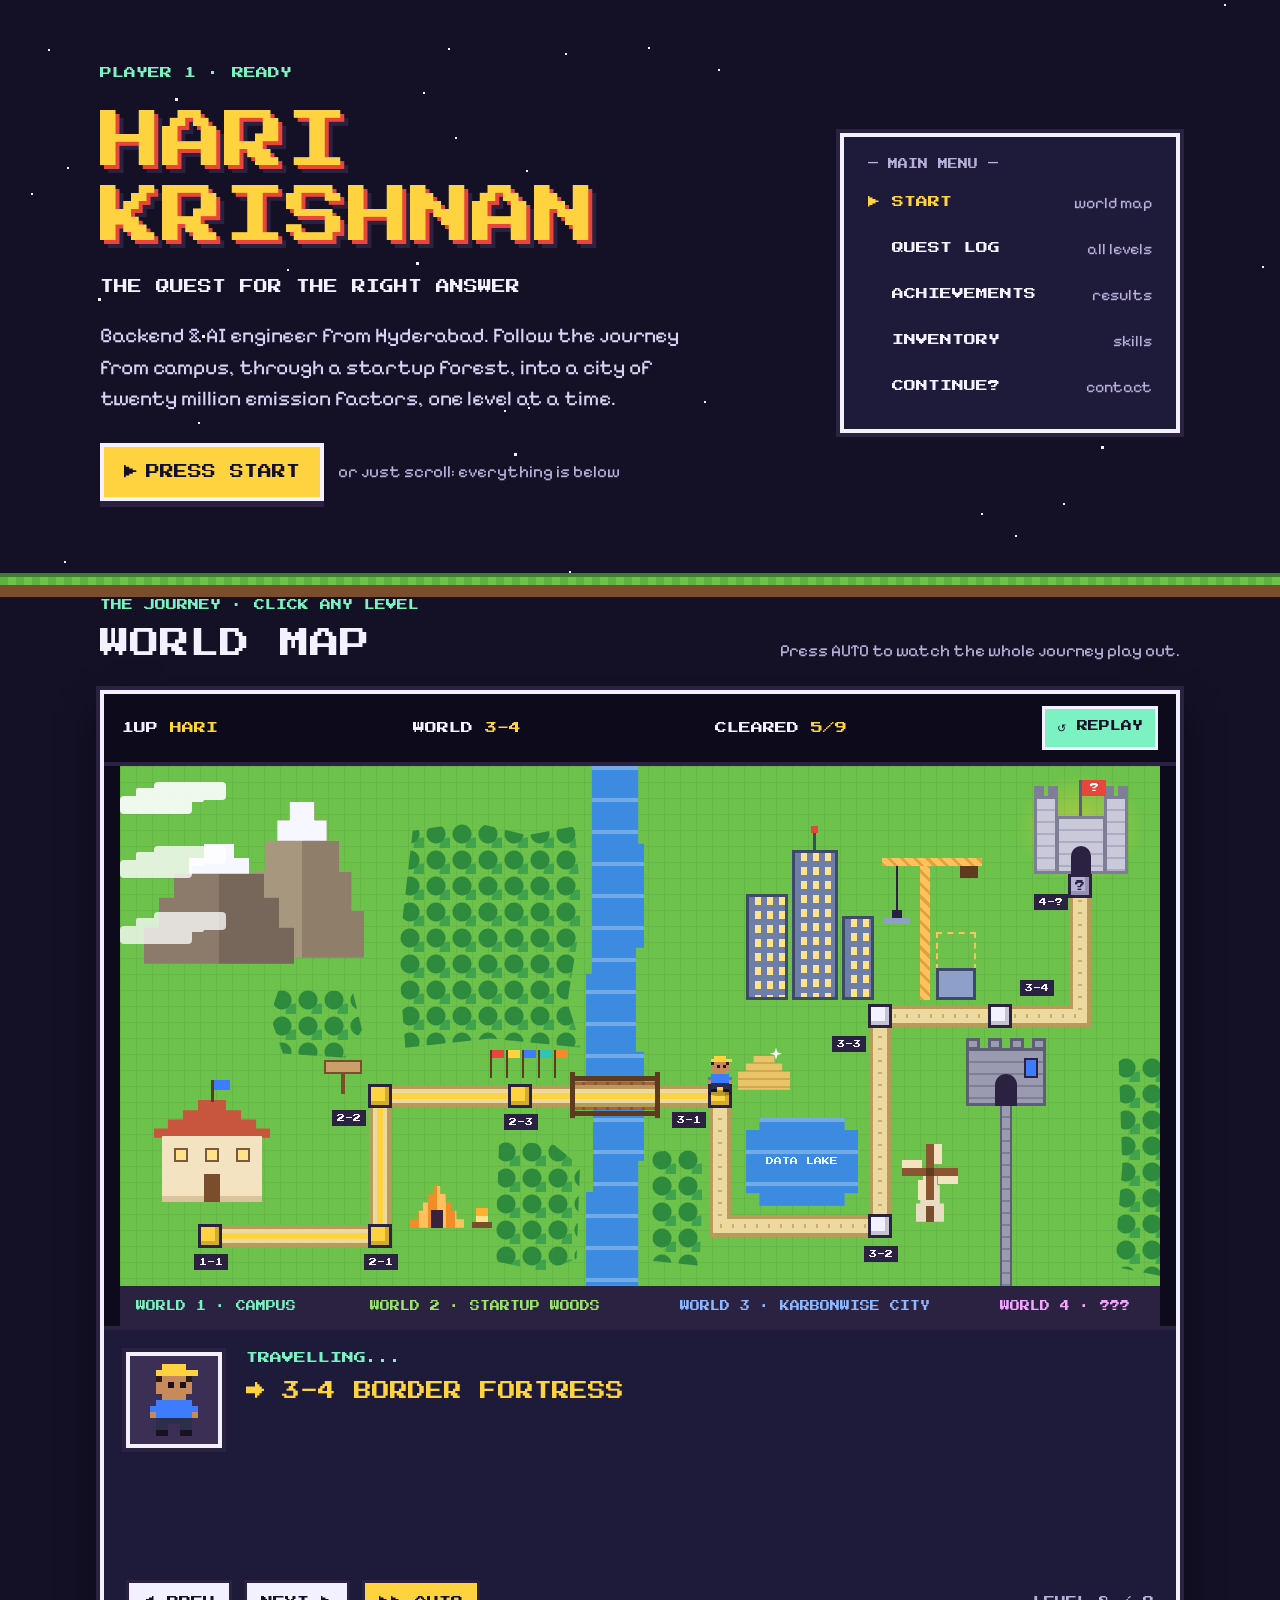
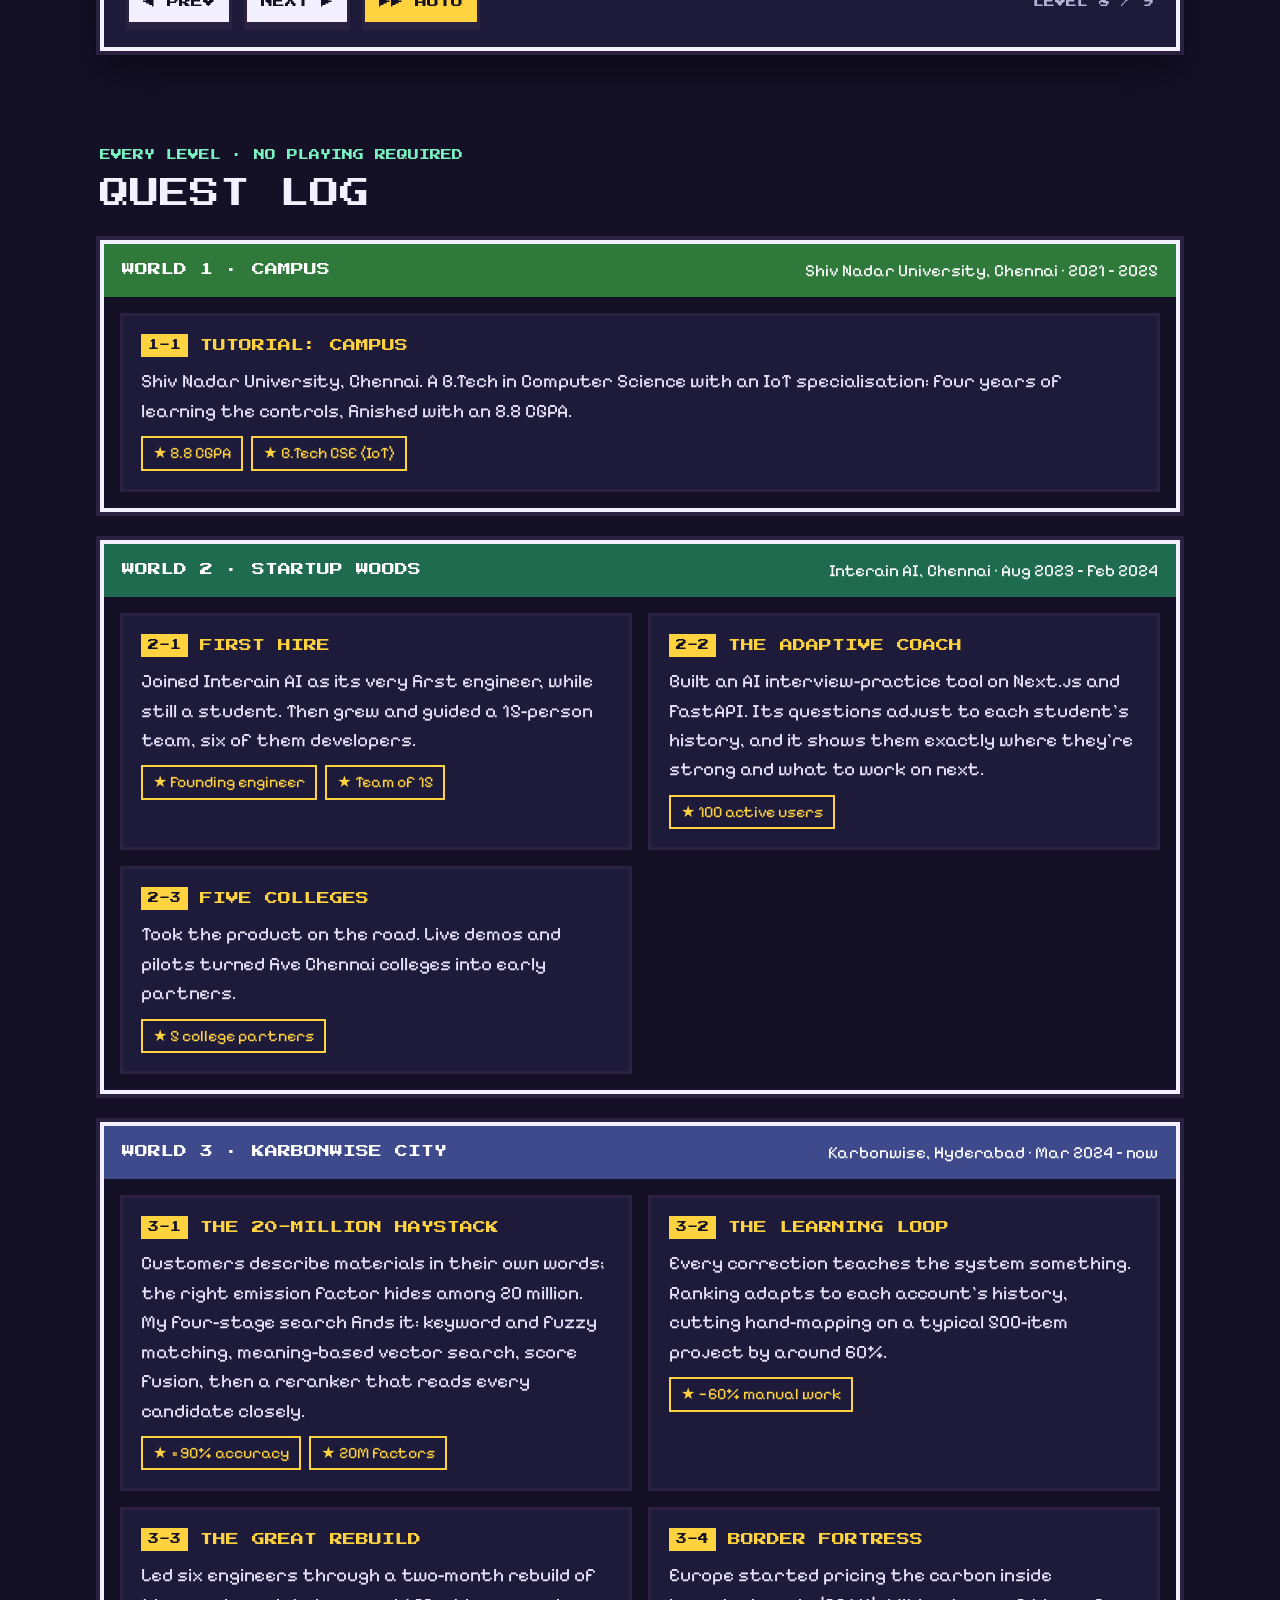
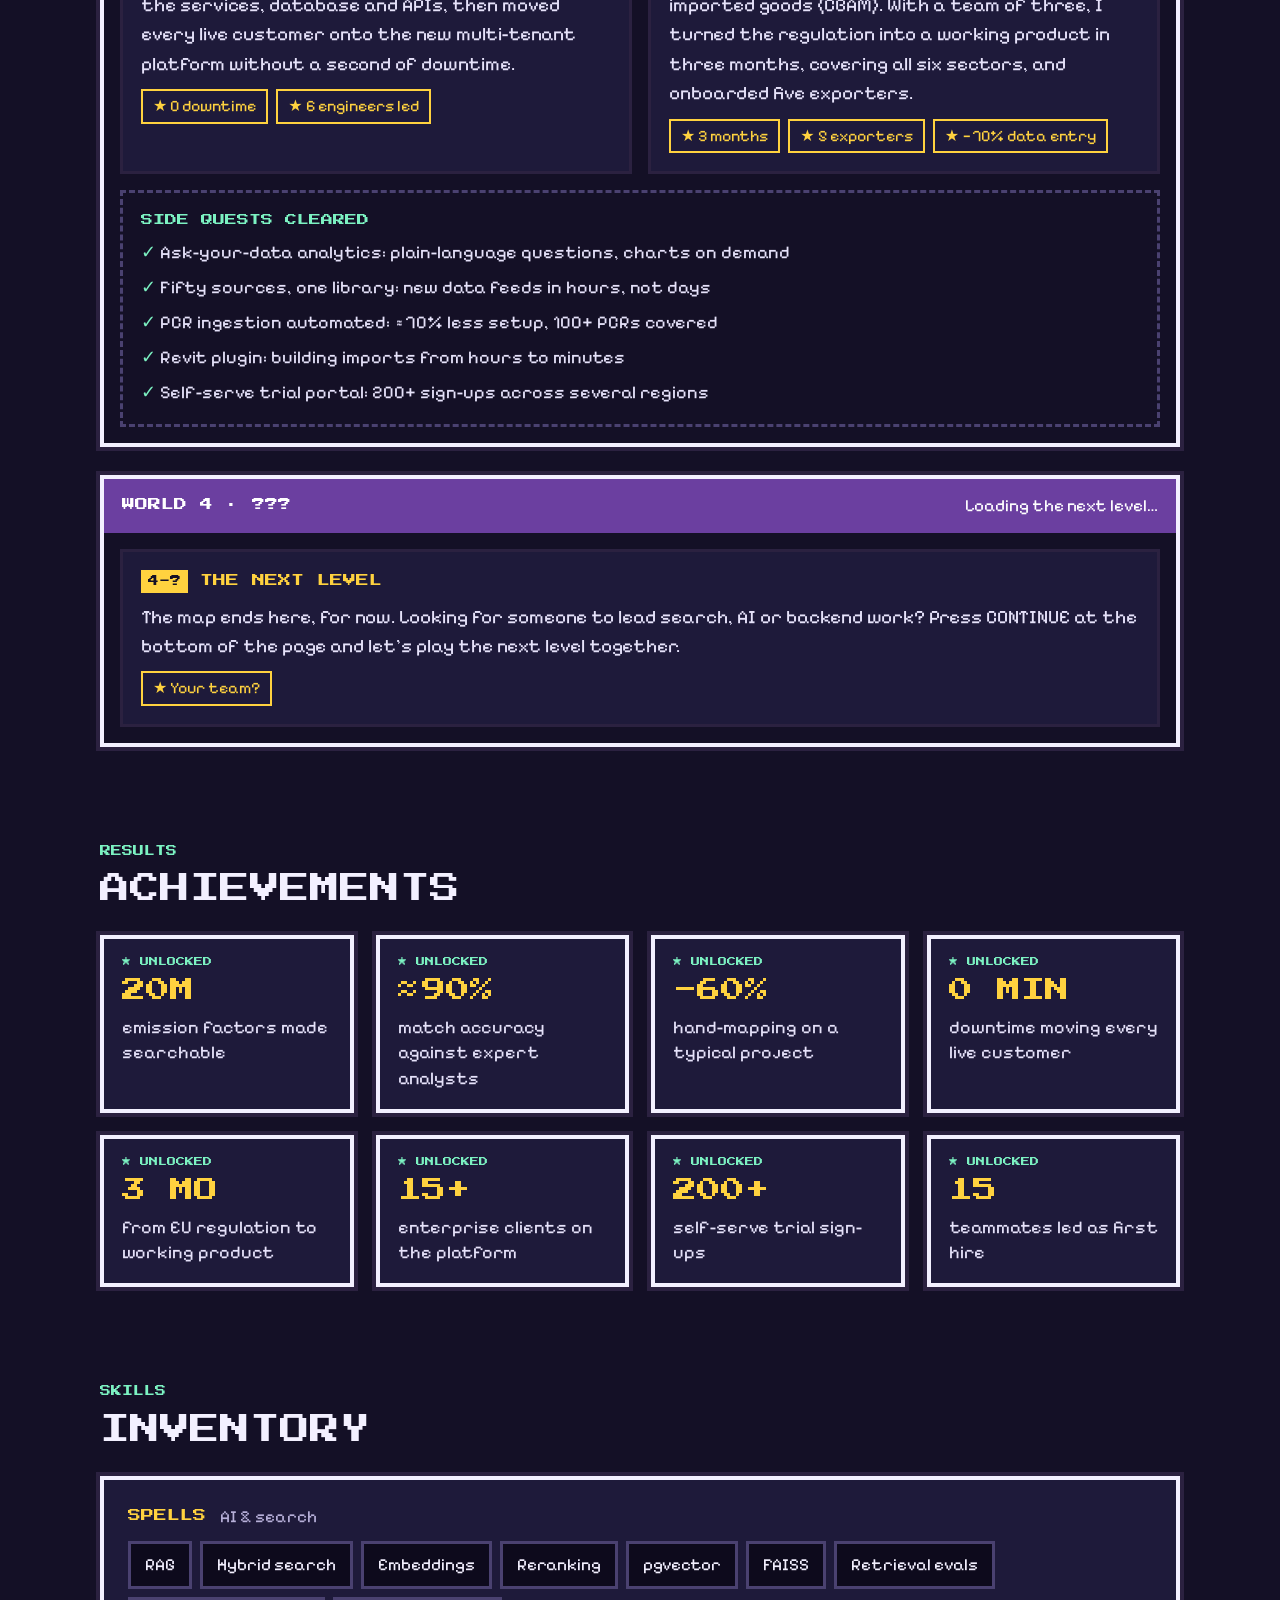
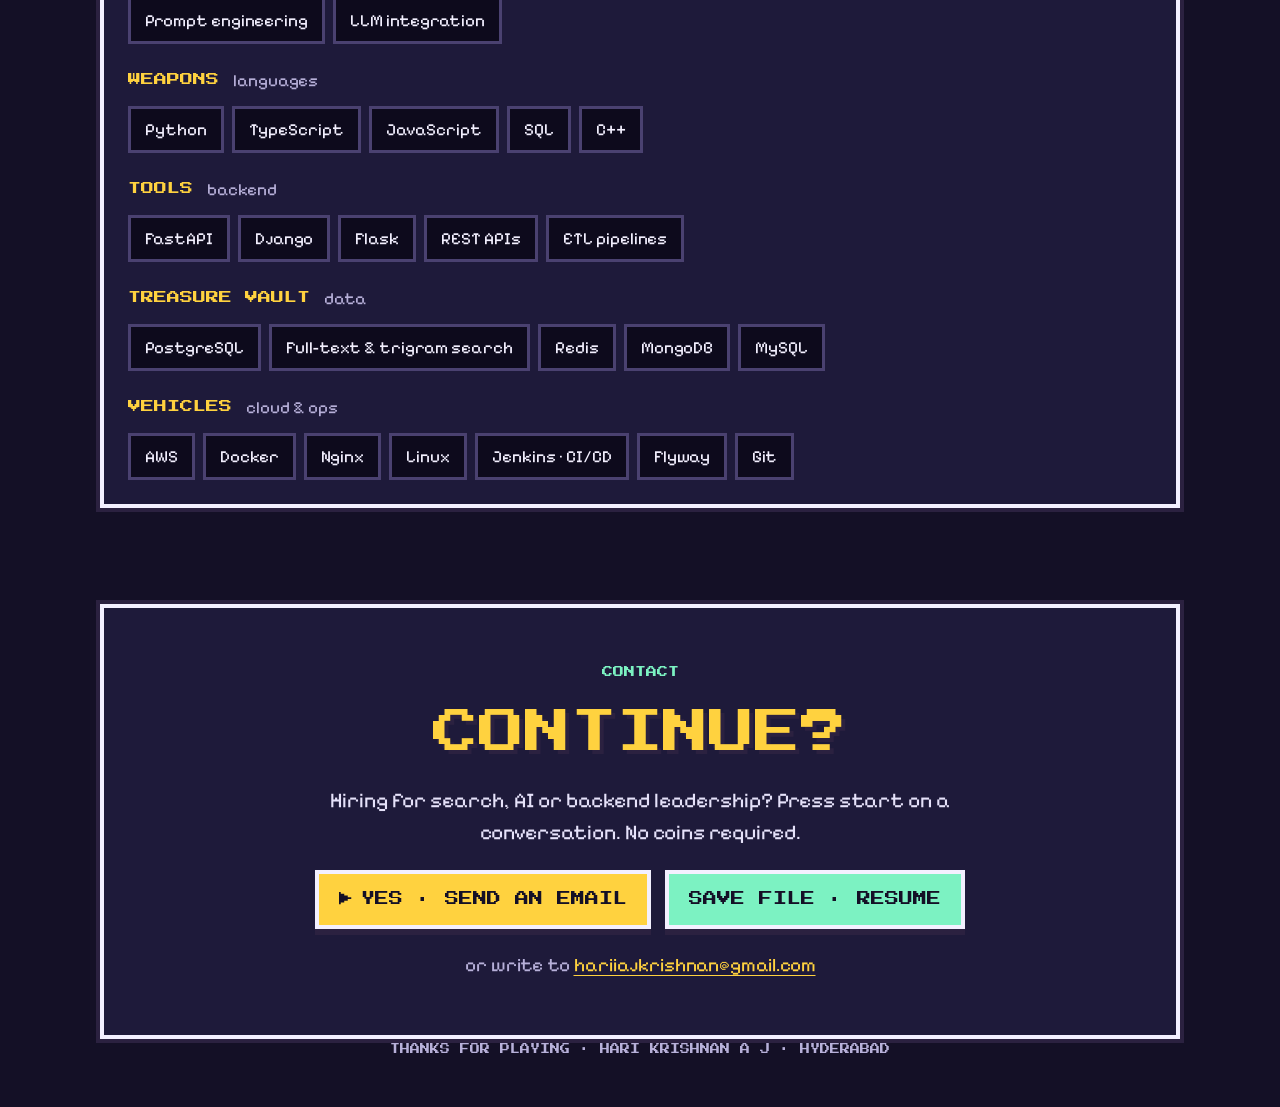
<file: index.html>
<!doctype html>
<html lang="en">
<head>
<meta charset="utf-8">
<meta name="viewport" content="width=device-width, initial-scale=1">
<title>Hari Krishnan · Backend &amp; AI Engineer</title>
<meta name="description" content="Hari Krishnan A J is a backend and AI engineer in Hyderabad who builds production search and RAG systems. Play through the journey from campus to Karbonwise.">
<meta name="author" content="Hari Krishnan A J">
<meta name="theme-color" content="#141026">
<link rel="canonical" href="https://Hari-AJ.github.io/">

<meta property="og:type" content="website">
<meta property="og:site_name" content="Hari Krishnan">
<meta property="og:title" content="Hari Krishnan · The Quest for the Right Answer">
<meta property="og:description" content="Backend &amp; AI engineer. Hybrid search over 20M emission factors at ~90% accuracy, an EU compliance product in three months, and more, as a playable world map.">
<meta property="og:url" content="https://Hari-AJ.github.io/">
<meta property="og:image" content="https://Hari-AJ.github.io/assets/og-image.png">
<meta property="og:image:width" content="1200">
<meta property="og:image:height" content="630">
<meta name="twitter:card" content="summary_large_image">

<link rel="icon" href="assets/favicon.svg" type="image/svg+xml">
<link rel="icon" href="assets/favicon-32.png" type="image/png" sizes="32x32">
<link rel="apple-touch-icon" href="assets/apple-touch-icon.png">

<link rel="preload" href="assets/fonts/press-start-2p.woff2" as="font" type="font/woff2" crossorigin>
<link rel="preload" href="assets/fonts/pixelify-sans.woff2" as="font" type="font/woff2" crossorigin>
<link rel="stylesheet" href="css/style.css">
<script>document.documentElement.classList.add("js");</script>

<script type="application/ld+json">
{
  "@context": "https://schema.org",
  "@type": "Person",
  "name": "Hari Krishnan A J",
  "jobTitle": "Backend & AI Engineer",
  "worksFor": { "@type": "Organization", "name": "Karbonwise" },
  "address": { "@type": "PostalAddress", "addressLocality": "Hyderabad", "addressCountry": "IN" },
  "alumniOf": "Shiv Nadar University Chennai",
  "url": "https://Hari-AJ.github.io/"
}
</script>
</head>
<body>
<a class="skip" href="#quests">Skip to the quest log</a>

<!-- ═════════ TITLE SCREEN ═════════ -->
<header class="title-screen">
  <div class="stars" id="stars" aria-hidden="true"></div>
  <div class="wrap title-inner">
    <div class="title-copy">
      <span class="kicker">PLAYER 1 · READY</span>
      <h1 class="title" id="title" aria-label="Hari Krishnan">HARI<br>KRISHNAN</h1>
      <span class="subtitle">THE QUEST FOR THE RIGHT ANSWER</span>
      <p class="lede">Backend &amp; AI engineer from Hyderabad. Follow the journey from campus, through a startup forest, into a city of twenty million emission factors, one level at a time.</p>
      <div class="start-row">
        <a class="btn gold big" id="press-start" href="#journey"><span class="blink" aria-hidden="true">▶</span> PRESS START</a>
        <span class="start-hint">or just scroll: everything is below</span>
      </div>
    </div>
    <nav class="menu" aria-label="Main menu">
      <span class="menu-title">— MAIN MENU —</span>
      <a href="#journey"><span class="label">START</span><span class="plain">world map</span></a>
      <a href="#quests"><span class="label">QUEST LOG</span><span class="plain">all levels</span></a>
      <a href="#achievements"><span class="label">ACHIEVEMENTS</span><span class="plain">results</span></a>
      <a href="#inventory"><span class="label">INVENTORY</span><span class="plain">skills</span></a>
      <a href="#continue"><span class="label">CONTINUE?</span><span class="plain">contact</span></a>
    </nav>
  </div>
  <div class="ground" aria-hidden="true"></div>
</header>

<main class="wrap">

  <!-- ═════════ WORLD MAP ═════════ -->
  <section id="journey" aria-labelledby="journey-title">
    <div class="section-head">
      <div>
        <span class="section-kicker">THE JOURNEY · CLICK ANY LEVEL</span>
        <h2 class="section-title" id="journey-title">WORLD MAP</h2>
      </div>
      <span class="section-note">Press AUTO to watch the whole journey play out.</span>
    </div>

    <div class="game-frame reveal">
      <div class="hud">
        <span>1UP <b>HARI</b></span>
        <span>WORLD <b id="hud-world">1-1</b></span>
        <span>CLEARED <b id="hud-cleared">1/9</b></span>
        <button class="btn mint" type="button" id="btn-replay">↺ REPLAY</button>
      </div>

      <div class="map-viewport" id="map-viewport" tabindex="0" aria-label="World map. Use the left and right arrow keys, or the level buttons, to travel between levels.">
        <div class="map-sizer" id="map-sizer">
          <div class="map" id="map">

            <div class="scenery" aria-hidden="true">
              <div class="band">
                <span style="left:16px;color:#7CF2C2">WORLD 1 · CAMPUS</span>
                <span style="left:250px;color:#9BE36A">WORLD 2 · STARTUP WOODS</span>
                <span style="left:560px;color:#8EB8FF">WORLD 3 · KARBONWISE CITY</span>
                <span style="left:880px;color:#F3A6FF">WORLD 4 · ???</span>
              </div>

              <!-- mountains -->
              <i class="px mtn" style="--x:120px;--y:36px;--w:124px;--h:156px;--c:#A8977F;--s:#8F7F6A"></i>
              <i class="px mtn" style="--x:24px;--y:78px;--w:150px;--h:120px;--c:#8C7B6B;--s:#76675A"></i>

              <!-- forests -->
              <i class="px forest" style="--x:150px;--y:222px;--w:92px;--h:70px;--clip:polygon(10% 0,90% 6%,100% 60%,82% 100%,14% 94%,0 40%)"></i>
              <i class="px forest" style="--x:278px;--y:56px;--w:184px;--h:226px;--clip:polygon(8% 4%,40% 0,70% 6%,96% 2%,100% 40%,92% 80%,100% 100%,50% 96%,4% 100%,0 60%)"></i>
              <i class="px forest" style="--x:374px;--y:374px;--w:86px;--h:132px;--clip:polygon(6% 0,70% 4%,100% 20%,96% 90%,60% 100%,0 92%,4% 40%)"></i>
              <i class="px forest" style="--x:530px;--y:382px;--w:54px;--h:118px;--clip:polygon(0 4%,100% 0,92% 100%,6% 96%)"></i>
              <i class="px forest" style="--x:994px;--y:290px;--w:46px;--h:220px;--clip:polygon(10% 0,100% 0,100% 100%,0 96%,18% 50%)"></i>

              <!-- river and data lake -->
              <i class="px water" style="--x:466px;--y:0px;--w:58px;--h:520px;--clip:polygon(10% 0,90% 0,90% 15%,100% 15%,100% 35%,86% 35%,86% 55%,100% 55%,100% 76%,90% 76%,90% 100%,0 100%,0 82%,12% 82%,12% 62%,0 62%,0 40%,10% 40%)"></i>
              <i class="px water" style="--x:626px;--y:352px;--w:112px;--h:88px;--clip:polygon(12% 0,88% 0,88% 14%,100% 14%,100% 86%,88% 86%,88% 100%,12% 100%,12% 86%,0 86%,0 14%,12% 14%)"></i>
              <span class="lake-label">DATA LAKE</span>

              <!-- 1-1 campus -->
              <i class="px stepped-roof" style="--x:34px;--y:334px;--w:116px;--h:38px;background:#C8553D"></i>
              <i class="px" style="--x:42px;--y:370px;--w:100px;--h:66px;background:#F4E3C1;box-shadow:inset 0 -6px 0 #D9C49E"></i>
              <i class="px" style="--x:54px;--y:382px;--w:14px;--h:14px;background:#FFE38A;border:2px solid #7A5A3A"></i>
              <i class="px" style="--x:85px;--y:382px;--w:14px;--h:14px;background:#FFE38A;border:2px solid #7A5A3A"></i>
              <i class="px" style="--x:116px;--y:382px;--w:14px;--h:14px;background:#FFE38A;border:2px solid #7A5A3A"></i>
              <i class="px" style="--x:84px;--y:408px;--w:16px;--h:28px;background:#7A4E2D"></i>
              <i class="px" style="--x:91px;--y:314px;--w:3px;--h:22px;background:#5E3A1E"></i>
              <i class="px wave" style="--x:94px;--y:314px;--w:16px;--h:10px;background:#3D7BFF"></i>

              <!-- 2-1 startup camp -->
              <i class="px tent" style="--x:290px;--y:420px;--w:54px;--h:42px"></i>
              <i class="px" style="--x:311px;--y:444px;--w:12px;--h:18px;background:#3B2140"></i>
              <i class="px" style="--x:352px;--y:456px;--w:20px;--h:6px;background:#7A4E2D"></i>
              <i class="px flicker" style="--x:356px;--y:442px;--w:12px;--h:14px;background:#FFB02E;box-shadow:inset 0 -6px 0 #FFE38A"></i>

              <!-- 2-2 signpost -->
              <i class="px" style="--x:221px;--y:300px;--w:4px;--h:28px;background:#7A4E2D"></i>
              <i class="px" style="--x:204px;--y:294px;--w:38px;--h:14px;background:#C9A06A;border:2px solid #7A4E2D"></i>

              <!-- 2-3 five college flags -->
              <i class="px" style="--x:370px;--y:284px;--w:2px;--h:28px;background:#5E3A1E"></i>
              <i class="px" style="--x:386px;--y:284px;--w:2px;--h:28px;background:#5E3A1E"></i>
              <i class="px" style="--x:402px;--y:284px;--w:2px;--h:28px;background:#5E3A1E"></i>
              <i class="px" style="--x:418px;--y:284px;--w:2px;--h:28px;background:#5E3A1E"></i>
              <i class="px" style="--x:434px;--y:284px;--w:2px;--h:28px;background:#5E3A1E"></i>
              <i class="px wave" style="--x:372px;--y:284px;--w:12px;--h:8px;background:#E8453C"></i>
              <i class="px wave" style="--x:388px;--y:284px;--w:12px;--h:8px;background:#FFD23F;animation-delay:.2s"></i>
              <i class="px wave" style="--x:404px;--y:284px;--w:12px;--h:8px;background:#3D7BFF;animation-delay:.4s"></i>
              <i class="px wave" style="--x:420px;--y:284px;--w:12px;--h:8px;background:#2EC4B6;animation-delay:.6s"></i>
              <i class="px wave" style="--x:436px;--y:284px;--w:12px;--h:8px;background:#F28C28;animation-delay:.8s"></i>

              <!-- 3-1 the haystack, with a glinting needle -->
              <i class="px hay" style="--x:618px;--y:290px;--w:52px;--h:34px"></i>
              <i class="px star4 sparkle" style="--x:650px;--y:282px;--w:12px;--h:12px"></i>

              <!-- 3-2 the learning loop windmill -->
              <i class="px mill" style="--x:796px;--y:404px;--w:28px;--h:52px"></i>
              <i class="px" style="--x:806px;--y:440px;--w:8px;--h:16px;background:#7A4E2D"></i>
              <div class="px blades spin" style="--x:782px;--y:378px;--w:56px;--h:56px">
                <i class="px" style="--x:0px;--y:24px;--w:56px;--h:8px;background:#8A5530"></i>
                <i class="px" style="--x:24px;--y:0px;--w:8px;--h:56px;background:#8A5530"></i>
                <i class="px" style="--x:0px;--y:16px;--w:20px;--h:8px;background:#F4E3C1"></i>
                <i class="px" style="--x:36px;--y:32px;--w:20px;--h:8px;background:#F4E3C1"></i>
                <i class="px" style="--x:32px;--y:0px;--w:8px;--h:20px;background:#F4E3C1"></i>
                <i class="px" style="--x:16px;--y:36px;--w:8px;--h:20px;background:#F4E3C1"></i>
              </div>
              <i class="px" style="--x:806px;--y:402px;--w:8px;--h:8px;background:#5E3A1E"></i>

              <!-- city -->
              <i class="px tower" style="--x:626px;--y:128px;--w:42px;--h:106px"></i>
              <i class="px tower" style="--x:672px;--y:84px;--w:46px;--h:150px"></i>
              <i class="px tower" style="--x:722px;--y:150px;--w:32px;--h:84px"></i>
              <i class="px" style="--x:693px;--y:64px;--w:3px;--h:20px;background:#3F4A6B"></i>
              <i class="px blink" style="--x:691px;--y:60px;--w:7px;--h:7px;background:#E8453C"></i>

              <!-- 3-3 the great rebuild: crane and scaffolding -->
              <i class="px girder" style="--x:800px;--y:96px;--w:10px;--h:138px"></i>
              <i class="px girder" style="--x:762px;--y:92px;--w:100px;--h:8px"></i>
              <i class="px" style="--x:840px;--y:100px;--w:18px;--h:12px;background:#5E3A1E"></i>
              <div class="px hoist" style="--x:772px;--y:100px;--w:10px;--h:60px">
                <i class="px" style="--x:4px;--y:0px;--w:2px;--h:44px;background:#2B2140"></i>
                <i class="px" style="--x:0px;--y:44px;--w:10px;--h:8px;background:#2B2140"></i>
                <i class="px" style="--x:-8px;--y:52px;--w:26px;--h:6px;background:#8EA0C9"></i>
              </div>
              <i class="px" style="--x:816px;--y:166px;--w:40px;--h:38px;border:2px dashed #FFC15E"></i>
              <i class="px" style="--x:816px;--y:202px;--w:40px;--h:32px;background:#8EA0C9;border:3px solid #3F4A6B"></i>

              <!-- 3-4 border fortress -->
              <i class="px stone" style="--x:846px;--y:282px;--w:80px;--h:58px"></i>
              <i class="px stone" style="--x:846px;--y:272px;--w:14px;--h:12px;background-image:none"></i>
              <i class="px stone" style="--x:868px;--y:272px;--w:14px;--h:12px;background-image:none"></i>
              <i class="px stone" style="--x:890px;--y:272px;--w:14px;--h:12px;background-image:none"></i>
              <i class="px stone" style="--x:912px;--y:272px;--w:14px;--h:12px;background-image:none"></i>
              <i class="px" style="--x:875px;--y:308px;--w:22px;--h:32px;background:#2B2140;border-radius:11px 11px 0 0"></i>
              <i class="px" style="--x:904px;--y:292px;--w:14px;--h:20px;background:#3D7BFF;border:2px solid #2B2140"></i>
              <i class="px stone" style="--x:880px;--y:340px;--w:12px;--h:180px;border-width:0 2px"></i>

              <!-- 4-? the next level -->
              <i class="px glow" style="--x:896px;--y:6px;--w:128px;--h:112px;background:radial-gradient(closest-side,rgba(255,210,63,.45),rgba(255,210,63,0))"></i>
              <i class="px stone light" style="--x:914px;--y:30px;--w:24px;--h:78px"></i>
              <i class="px stone light" style="--x:984px;--y:30px;--w:24px;--h:78px"></i>
              <i class="px stone light" style="--x:936px;--y:50px;--w:50px;--h:58px"></i>
              <i class="px" style="--x:914px;--y:20px;--w:10px;--h:12px;background:#7E7E96"></i>
              <i class="px" style="--x:928px;--y:20px;--w:10px;--h:12px;background:#7E7E96"></i>
              <i class="px" style="--x:984px;--y:20px;--w:10px;--h:12px;background:#7E7E96"></i>
              <i class="px" style="--x:998px;--y:20px;--w:10px;--h:12px;background:#7E7E96"></i>
              <i class="px" style="--x:951px;--y:80px;--w:20px;--h:28px;background:#2B2140;border-radius:10px 10px 0 0"></i>
              <i class="px" style="--x:959px;--y:14px;--w:3px;--h:36px;background:#5E5E76"></i>
              <i class="px wave" style="--x:962px;--y:14px;--w:24px;--h:16px;background:#E8453C;color:#FFFFFF;font:9px/16px var(--pixel);text-align:center;font-style:normal">?</i>

              <!-- bridge deck (under the road) -->
              <i class="px" style="--x:450px;--y:316px;--w:90px;--h:28px;background:repeating-linear-gradient(90deg,#8A5530 0 3px,#A0683A 3px 12px)"></i>
            </div>

            <svg class="road" width="1040" height="520" viewBox="0 0 1040 520" aria-hidden="true">
              <path d="M 90 470 L 260 470 L 260 330 L 400 330 L 600 330 L 600 460 L 760 460 L 760 250 L 880 250 L 960 250 L 960 120" stroke="#B89A5A" stroke-width="22" stroke-linejoin="miter" stroke-linecap="square"/>
              <path d="M 90 470 L 260 470 L 260 330 L 400 330 L 600 330 L 600 460 L 760 460 L 760 250 L 880 250 L 960 250 L 960 120" stroke="#EBD9A0" stroke-width="14" stroke-linejoin="miter" stroke-linecap="square"/>
              <path d="M 90 470 L 260 470 L 260 330 L 400 330 L 600 330 L 600 460 L 760 460 L 760 250 L 880 250 L 960 250 L 960 120" stroke="#C9AE6E" stroke-width="4" stroke-dasharray="2 10"/>
              <path class="trail" id="trail" pathLength="1000" d="M 90 470 L 260 470 L 260 330 L 400 330 L 600 330 L 600 460 L 760 460 L 760 250 L 880 250 L 960 250 L 960 120" stroke-linejoin="miter"/>
            </svg>

            <div class="scenery" aria-hidden="true">
              <!-- bridge rails (over the road) -->
              <i class="px" style="--x:450px;--y:310px;--w:90px;--h:5px;background:#5E3A1E"></i>
              <i class="px" style="--x:450px;--y:345px;--w:90px;--h:5px;background:#5E3A1E"></i>
              <i class="px" style="--x:450px;--y:306px;--w:5px;--h:46px;background:#5E3A1E"></i>
              <i class="px" style="--x:535px;--y:306px;--w:5px;--h:46px;background:#5E3A1E"></i>
              <!-- drifting clouds -->
              <i class="cloud" style="top:30px;opacity:.9;animation-delay:-6s"></i>
              <i class="cloud" style="top:94px;opacity:.8;animation-duration:60s;animation-delay:-30s"></i>
              <i class="cloud" style="top:160px;opacity:.75;animation-duration:52s;animation-delay:-18s"></i>
            </div>

            <div id="stops"></div>
          </div>
        </div>
      </div>

      <div class="dialog">
        <div class="portrait" aria-hidden="true"><span class="sprite" id="portrait-sprite"></span></div>
        <div class="dialog-body" id="dialog-body" title="Click to skip the typing">
          <p class="sr-only" aria-live="polite" id="dlg-live"></p>
          <div class="dlg-travel" id="dlg-travel" hidden aria-hidden="true">
            <span class="dlg-travel-label">TRAVELLING<span class="blink">...</span></span>
            <span class="dlg-travel-to" id="dlg-travel-to"></span>
          </div>
          <div class="dlg-main" id="dlg-main" aria-hidden="true">
            <span class="dlg-meta" id="dlg-meta"></span>
            <h3 class="dlg-title" id="dlg-title"></h3>
            <p class="dlg-text" id="dlg-text"></p>
            <div class="loot" id="dlg-loot"></div>
          </div>
        </div>
        <div class="dialog-controls">
          <div class="buttons">
            <button class="btn" type="button" id="btn-prev">◀ PREV</button>
            <button class="btn" type="button" id="btn-next">NEXT ▶</button>
            <button class="btn gold" type="button" id="btn-auto">▶▶ AUTO</button>
          </div>
          <span class="progress" id="progress">LEVEL 1 / 9</span>
        </div>
      </div>
    </div>
  </section>

  <!-- ═════════ QUEST LOG ═════════ -->
  <section id="quests" aria-labelledby="quests-title">
    <div class="section-head">
      <div>
        <span class="section-kicker">EVERY LEVEL · NO PLAYING REQUIRED</span>
        <h2 class="section-title" id="quests-title">QUEST LOG</h2>
      </div>
    </div>
    <div class="quest-log" id="quest-log"></div>
  </section>

  <!-- ═════════ ACHIEVEMENTS ═════════ -->
  <section id="achievements" aria-labelledby="ach-title">
    <div class="section-head">
      <div>
        <span class="section-kicker">RESULTS</span>
        <h2 class="section-title" id="ach-title">ACHIEVEMENTS</h2>
      </div>
    </div>
    <div class="achievements" id="achievement-grid"></div>
  </section>

  <!-- ═════════ INVENTORY ═════════ -->
  <section id="inventory" aria-labelledby="inv-title">
    <div class="section-head">
      <div>
        <span class="section-kicker">SKILLS</span>
        <h2 class="section-title" id="inv-title">INVENTORY</h2>
      </div>
    </div>
    <div class="inventory reveal" id="inventory-panel"></div>
  </section>

  <!-- ═════════ CONTINUE? ═════════ -->
  <section id="continue" class="continue reveal" aria-labelledby="continue-title">
    <span class="section-kicker">CONTACT</span>
    <h2 id="continue-title">CONTINUE?</h2>
    <p>Hiring for search, AI or backend leadership? Press start on a conversation. No coins required.</p>
    <div class="continue-buttons">
      <a class="btn gold big" id="email-btn" href="#continue"><span class="blink" aria-hidden="true">▶</span> YES · SEND AN EMAIL</a>
      <a class="btn mint big" id="resume-btn" href="assets/Hari-Krishnan-Resume.pdf" download>SAVE FILE · RESUME</a>
    </div>
    <span class="email" id="email-line"></span>
    <noscript><p>Email: hariiajkrishnan [at] gmail [dot] com</p></noscript>
  </section>

</main>

<footer class="site-footer">THANKS FOR PLAYING · HARI KRISHNAN A J · HYDERABAD</footer>

<script src="js/content.js"></script>
<script src="js/main.js"></script>
</body>
</html>
</file>
<file: css/style.css>
/* ==========================================================
   Hari Krishnan · Pixel Quest portfolio
   Plain CSS, no build step. Sections:
   1 tokens & base   2 title screen   3 buttons & headings
   4 game frame (HUD, map, scenery, stops, avatar, dialog)
   5 quest log   6 achievements   7 inventory   8 continue
   9 footer & 404   10 motion & reveal   11 small screens
   ========================================================== */

/* 1 ─ tokens & base ------------------------------------------------ */
/* Fonts are self-hosted (SIL OFL, licences in assets/fonts): no third-party requests. */
@font-face {
  font-family: "Press Start 2P";
  src: url("../assets/fonts/press-start-2p.woff2") format("woff2");
  font-weight: 400;
  font-style: normal;
  font-display: swap;
}
@font-face {
  font-family: "Pixelify Sans";
  src: url("../assets/fonts/pixelify-sans.woff2") format("woff2");
  font-weight: 400 700;
  font-style: normal;
  font-display: swap;
}

:root {
  --ink: #141026;
  --deep: #0D0A1C;
  --panel: #1E1A3A;
  --line: #2B2140;
  --slot: #4A4170;
  --text: #F3F0FF;
  --soft: #E6E2FA;
  --muted: #B7B0D9;
  --gold: #FFD23F;
  --mint: #7CF2C2;
  --red: #E8453C;
  --pixel: "Press Start 2P", ui-monospace, monospace;
  --body: "Pixelify Sans", system-ui, -apple-system, "Segoe UI", sans-serif;
}

*, *::before, *::after { box-sizing: border-box; }
[hidden] { display: none !important; }
html { scroll-behavior: smooth; -webkit-text-size-adjust: 100%; }
body {
  margin: 0;
  background: var(--ink);
  color: var(--text);
  font-family: var(--body);
  font-size: 18px;
  line-height: 1.5;
}
a { color: var(--text); text-decoration: none; }
a:hover { color: var(--gold); }
button { font: inherit; }
img { max-width: 100%; }
a:focus-visible, button:focus-visible, [tabindex]:focus-visible {
  outline: 3px solid var(--mint);
  outline-offset: 3px;
}
.sr-only {
  position: absolute; width: 1px; height: 1px; padding: 0; margin: -1px;
  overflow: hidden; clip: rect(0 0 0 0); white-space: nowrap; border: 0;
}
.skip {
  position: absolute; left: 12px; top: -60px; z-index: 50;
  background: var(--gold); color: var(--ink); padding: 10px 14px;
  font: 11px var(--pixel);
}
.skip:focus { top: 12px; color: var(--ink); }
.pixel { font-family: var(--pixel); font-weight: 400; }
.wrap { max-width: 1160px; margin: 0 auto; padding: 0 40px; }

/* 2 ─ title screen ------------------------------------------------- */
.title-screen { position: relative; overflow: hidden; background: var(--ink); }
.stars { position: absolute; inset: 0; pointer-events: none; }
.star { position: absolute; background: var(--text); animation: twinkle 2.6s ease-in-out infinite; }
.title-inner {
  position: relative;
  display: flex; flex-wrap: wrap; align-items: center; justify-content: space-between;
  gap: 48px;
  padding-top: 64px; padding-bottom: 72px;
}
.title-copy { flex: 1 1 560px; min-width: 0; display: flex; flex-direction: column; gap: 22px; }
.kicker { font: 12px/1.6 var(--pixel); color: var(--mint); }
.title {
  margin: 0;
  font: 400 clamp(32px, 5.2vw, 62px)/1.2 var(--pixel);
  color: var(--gold);
  text-shadow: 4px 4px 0 var(--red), 8px 8px 0 var(--line);
}
.title .drop { display: inline-block; animation: dropIn .55s cubic-bezier(.3, 1.5, .5, 1) backwards; }
.subtitle { font: 14px/1.6 var(--pixel); }
.lede { margin: 0; font-size: 21px; color: #D9D4F5; max-width: 600px; }
.start-row { display: flex; flex-wrap: wrap; align-items: center; gap: 14px; padding-top: 6px; }
.start-hint { font-size: 17px; color: var(--muted); }

.menu {
  flex: 0 1 340px; min-width: 0;
  background: var(--panel);
  border: 4px solid var(--text);
  box-shadow: 0 0 0 4px var(--line);
  padding: 22px 24px;
  display: flex; flex-direction: column; gap: 6px;
}
.menu-title { font: 10px var(--pixel); color: var(--muted); padding-bottom: 8px; }
.menu a {
  display: flex; justify-content: space-between; align-items: baseline; gap: 12px;
  padding: 8px 0;
}
.menu .label { font: 12px/1.4 var(--pixel); }
.menu .label::before { content: "▶ "; visibility: hidden; color: var(--gold); }
.menu a:hover .label, .menu a:focus-visible .label { color: var(--gold); }
.menu a:hover .label::before, .menu a:focus-visible .label::before,
.menu a:first-of-type .label::before { visibility: visible; }
.menu a:first-of-type .label { color: var(--gold); }
.menu a:first-of-type .label::before { animation: blink 1.1s steps(1) infinite; }
.menu .plain { font-size: 16px; color: var(--muted); }

.ground {
  height: 24px;
  background-color: #6CC24A;
  background-image: linear-gradient(90deg, #5FB042 0 8px, transparent 8px 16px);
  background-size: 16px 100%;
  border-top: 4px solid #3E7D2C;
  border-bottom: 12px solid #7A4E2D;
}

/* 3 ─ buttons & section headings ------------------------------------ */
.btn {
  display: inline-flex; align-items: center; gap: 8px;
  min-height: 44px;
  padding: 12px 14px;
  font: 12px/1.3 var(--pixel);
  color: var(--ink);
  background: var(--text);
  border: 3px solid var(--line);
  box-shadow: 0 5px 0 var(--line);
  cursor: pointer;
  text-decoration: none;
  transition: transform .08s ease, box-shadow .08s ease;
}
.btn:hover { color: var(--ink); transform: translateY(-2px); box-shadow: 0 7px 0 var(--line); }
.btn:active { transform: translateY(4px); box-shadow: 0 1px 0 var(--line); }
.btn:disabled { opacity: .4; cursor: default; transform: none; box-shadow: 0 5px 0 var(--line); }
.btn.gold { background: var(--gold); }
.btn.mint { background: var(--mint); }
.btn.big { font-size: 14px; padding: 16px 20px; border: 4px solid var(--text); box-shadow: 0 6px 0 var(--line); }
.blink { animation: blink 1.1s steps(1) infinite; }

main { padding-top: 64px; padding-bottom: 96px; display: flex; flex-direction: column; gap: 96px; }
.section-head { display: flex; flex-wrap: wrap; justify-content: space-between; align-items: flex-end; gap: 12px; margin-bottom: 26px; }
.section-head > div { display: flex; flex-direction: column; gap: 10px; }
.section-kicker { font: 11px/1.6 var(--pixel); color: var(--mint); }
.section-title { margin: 0; font: 400 30px/1.3 var(--pixel); }
.section-note { font-size: 17px; color: var(--muted); }

/* 4 ─ game frame ----------------------------------------------------- */
.game-frame {
  border: 4px solid var(--text);
  box-shadow: 0 0 0 4px var(--line), 0 18px 40px rgba(0, 0, 0, .45);
  background: var(--deep);
}
.hud {
  display: flex; flex-wrap: wrap; justify-content: space-between; align-items: center;
  gap: 12px 24px;
  padding: 12px 18px;
  border-bottom: 4px solid var(--line);
  font: 12px var(--pixel);
}
.hud b { font-weight: 400; color: var(--gold); }
.hud .btn { font-size: 11px; padding: 10px 12px; border-color: var(--text); box-shadow: none; }

.map-viewport { overflow-x: auto; overflow-y: hidden; background: var(--deep); scrollbar-color: var(--slot) var(--deep); }
.map-viewport:focus-visible { outline-offset: -4px; }
.map-sizer { position: relative; width: 1040px; height: 560px; margin: 0 auto; }
.map {
  position: absolute; left: 0; top: 0;
  width: 1040px; height: 560px;
  overflow: hidden;
  transform-origin: 0 0;
  background-color: #6CC24A;
  background-image:
    linear-gradient(rgba(0, 0, 0, .05) 1px, transparent 1px),
    linear-gradient(90deg, rgba(0, 0, 0, .05) 1px, transparent 1px);
  background-size: 16px 16px;
}
.scenery { position: absolute; inset: 0; pointer-events: none; }
.px { position: absolute; display: block; left: var(--x); top: var(--y); width: var(--w); height: var(--h); }

.band {
  position: absolute; left: 0; top: 520px; width: 1040px; height: 40px;
  background: var(--line);
  font: 10px/40px var(--pixel);
}
.band span { position: absolute; top: 0; }

.mtn {
  background: var(--c);
  clip-path: polygon(40% 0, 60% 0, 60% 12%, 70% 12%, 70% 25%, 80% 25%, 80% 45%, 90% 45%, 90% 70%, 100% 70%, 100% 100%, 0 100%, 0 70%, 10% 70%, 10% 45%, 20% 45%, 20% 25%, 30% 25%, 30% 12%, 40% 12%);
}
.mtn::before, .mtn::after { content: ""; position: absolute; inset: 0; }
.mtn::before { background: var(--s); clip-path: polygon(50% 0, 60% 0, 60% 12%, 70% 12%, 70% 25%, 80% 25%, 80% 45%, 90% 45%, 90% 70%, 100% 70%, 100% 100%, 50% 100%); }
.mtn::after { background: #F7F7FF; clip-path: polygon(40% 0, 60% 0, 60% 12%, 70% 12%, 70% 25%, 30% 25%, 30% 12%, 40% 12%); }

.forest {
  background-image:
    radial-gradient(circle at 12px 12px, #2E8B3E 9px, transparent 10px),
    radial-gradient(circle at 25px 25px, #3FA34D 9px, transparent 10px);
  background-size: 26px 26px;
  clip-path: var(--clip);
}
.water {
  background-color: #3D8BE0;
  background-image: repeating-linear-gradient(180deg, rgba(255, 255, 255, .28) 0 4px, transparent 4px 32px);
  clip-path: var(--clip);
  animation: shimmer 1.4s linear infinite;
}
.lake-label { position: absolute; left: 646px; top: 391px; font: 8px var(--pixel); color: #EAF4FF; }
.tower {
  border: 3px solid #3F4A6B;
  background-color: #6D7FA8;
  background-image:
    repeating-linear-gradient(180deg, transparent 0 8px, #6D7FA8 8px 14px),
    repeating-linear-gradient(90deg, #6D7FA8 0 6px, #FFE38A 6px 12px);
}
.girder { background-color: #FFC15E; background-image: repeating-linear-gradient(45deg, #E0A33E 0 3px, #FFC15E 3px 9px); }
.stone {
  border: 3px solid #5E5E76;
  background-color: #9A9AB0;
  background-image: repeating-linear-gradient(180deg, transparent 0 10px, #7E7E96 10px 12px);
}
.stone.light {
  border-color: #7E7E96;
  background-color: #C9C9DA;
  background-image: repeating-linear-gradient(180deg, transparent 0 10px, #ADADC2 10px 12px);
}
.stepped-roof { clip-path: polygon(0 100%, 0 76%, 12% 76%, 12% 52%, 25% 52%, 25% 28%, 38% 28%, 38% 0, 62% 0, 62% 28%, 75% 28%, 75% 52%, 88% 52%, 88% 76%, 100% 76%, 100% 100%); }
.tent {
  background: repeating-linear-gradient(90deg, #F28C28 0 9px, #FFC15E 9px 18px);
  clip-path: polygon(44% 0, 56% 0, 56% 20%, 66% 20%, 66% 40%, 76% 40%, 76% 60%, 86% 60%, 86% 80%, 100% 80%, 100% 100%, 0 100%, 0 80%, 14% 80%, 14% 60%, 24% 60%, 24% 40%, 34% 40%, 34% 20%, 44% 20%);
}
.hay {
  background: repeating-linear-gradient(180deg, #E9C46A 0 6px, #D4A84B 6px 8px);
  clip-path: polygon(30% 0, 70% 0, 70% 22%, 85% 22%, 85% 46%, 100% 46%, 100% 100%, 0 100%, 0 46%, 15% 46%, 15% 22%, 30% 22%);
}
.mill { background: #E8DCC4; clip-path: polygon(25% 0, 75% 0, 75% 30%, 85% 30%, 85% 65%, 100% 65%, 100% 100%, 0 100%, 0 65%, 15% 65%, 15% 30%, 25% 30%); }
.star4 { background: #FFFFFF; clip-path: polygon(50% 0, 62% 38%, 100% 50%, 62% 62%, 50% 100%, 38% 62%, 0 50%, 38% 38%); }
.blades .px { position: absolute; }
.cloud {
  position: absolute; left: 0;
  width: 72px; height: 18px;
  background: #FFFFFF;
  border-radius: 4px;
  box-shadow: 14px -10px 0 -2px #FFFFFF, 34px -14px 0 0 #FFFFFF;
  animation: drift 46s linear infinite;
}

.road { position: absolute; left: 0; top: 0; overflow: visible; pointer-events: none; }
.road path { fill: none; }
.trail {
  stroke: var(--gold);
  stroke-width: 6;
  stroke-dasharray: 1000 1000;
  stroke-dashoffset: 1000;
  transition-property: stroke-dashoffset;
  transition-timing-function: linear;
}

/* stops (level buttons) */
.tag { position: absolute; padding: 4px 5px; background: var(--line); color: var(--text); font: 8px/1 var(--pixel); pointer-events: none; }
.stop {
  position: absolute; width: 44px; height: 44px; padding: 0;
  border: 0; background: none; cursor: pointer;
  display: grid; place-items: center;
}
.stop .tile {
  width: 24px; height: 24px;
  border: 3px solid var(--line);
  background: var(--text);
  box-shadow: inset -4px -4px 0 rgba(0, 0, 0, .18);
  display: grid; place-items: center;
  font: 10px var(--pixel); color: var(--line);
  transition: background-color .25s ease, transform .15s ease;
  animation: popIn .45s cubic-bezier(.3, 1.6, .5, 1) backwards;
}
.stop:hover .tile { transform: translateY(-3px); }
.stop.final .tile { background: var(--muted); }
.stop.cleared .tile { background: var(--gold); }
.stop.here .tile { background: var(--red); }
.stop .ring { position: absolute; inset: 10px; border: 3px solid var(--gold); opacity: 0; pointer-events: none; }
.stop.here .ring { animation: pulse 1.1s ease-out infinite; }

/* avatar */
.avatar {
  position: absolute; left: 0; top: 0; z-index: 3;
  width: 30px; height: 40px;
  pointer-events: none;
  transition-property: left, top;
  transition-timing-function: linear;
}
.avatar-shadow { position: absolute; left: 3px; top: 34px; width: 24px; height: 6px; border-radius: 50%; background: rgba(0, 0, 0, .28); }
.avatar-body { position: absolute; left: 0; top: 0; width: 30px; height: 36px; animation: bob 1.6s ease-in-out infinite; }
.avatar.walking .avatar-body { animation: walk .26s steps(2) infinite; }
.avatar-flip { position: relative; width: 30px; height: 36px; }
.avatar-flip.left { transform: scaleX(-1); }
.sprite { position: absolute; left: 0; top: 0; display: block; width: 3px; height: 3px; }
.fx {
  position: absolute; z-index: 4;
  font: 10px var(--pixel);
  color: var(--gold);
  text-shadow: 2px 2px 0 var(--line);
  white-space: nowrap;
  pointer-events: none;
  animation: floatUp 1s ease-out forwards;
}

/* dialog */
.dialog {
  display: flex; flex-wrap: wrap; gap: 18px 24px;
  padding: 22px;
  border-top: 4px solid var(--line);
  background: var(--panel);
}
.portrait {
  flex: 0 0 auto; position: relative;
  width: 96px; height: 96px;
  background: #3B2F55;
  border: 4px solid var(--text);
  box-shadow: 0 0 0 4px var(--line);
}
.portrait .sprite { left: 14px; top: 8px; width: 6px; height: 6px; }
.dialog-body { flex: 1 1 520px; min-width: 0; min-height: 210px; cursor: pointer; }
.dlg-travel { display: flex; flex-direction: column; gap: 14px; }
.dlg-travel-label { font: 12px var(--pixel); color: var(--mint); }
.dlg-travel-to { font: 18px/1.5 var(--pixel); color: var(--gold); }
.dlg-main { display: flex; flex-direction: column; gap: 10px; animation: dlgIn .45s ease-out both; }
.dlg-main.again { animation-name: dlgIn2; }
.dlg-meta { font: 11px/1.6 var(--pixel); color: var(--mint); }
.dlg-title { margin: 0; font: 400 19px/1.45 var(--pixel); color: var(--gold); }
.dlg-text { margin: 0; font-size: 20px; line-height: 1.5; max-width: 820px; }
.dlg-text .caret { display: inline-block; width: .55em; height: 1em; margin-left: 2px; vertical-align: -2px; background: var(--gold); animation: blink .7s steps(1) infinite; }
.loot { display: flex; flex-wrap: wrap; align-items: center; gap: 8px; }
.loot-label { font: 10px var(--pixel); color: var(--muted); }
.chip { background: var(--line); border: 2px solid var(--gold); color: var(--gold); padding: 4px 10px; font-size: 16px; line-height: 1.4; }
.loot .chip { animation: popIn .35s cubic-bezier(.3, 1.6, .5, 1) backwards; }
.dialog-controls { flex: 1 1 100%; display: flex; flex-wrap: wrap; justify-content: space-between; align-items: center; gap: 12px; }
.dialog-controls .buttons { display: flex; flex-wrap: wrap; gap: 12px; }
.progress { font: 11px var(--pixel); color: var(--muted); }

/* 5 ─ quest log ------------------------------------------------------ */
.quest-log { display: flex; flex-direction: column; gap: 28px; }
.world { border: 4px solid var(--text); box-shadow: 0 0 0 4px var(--line); background: var(--ink); }
.world-head {
  display: flex; flex-wrap: wrap; justify-content: space-between; align-items: baseline;
  gap: 8px 16px; padding: 14px 18px; color: #FFFFFF;
}
.world-name { font: 13px/1.5 var(--pixel); }
.world-org { font-size: 17px; }
.world-grid { padding: 16px; display: grid; grid-template-columns: repeat(auto-fit, minmax(min(420px, 100%), 1fr)); gap: 16px; }
.card { background: var(--panel); border: 3px solid var(--line); padding: 18px; display: flex; flex-direction: column; gap: 10px; }
.card-head { display: flex; align-items: center; gap: 12px; }
.code { font: 11px var(--pixel); color: var(--ink); background: var(--gold); padding: 6px 7px; flex: 0 0 auto; }
.card-title { margin: 0; font: 400 13px/1.5 var(--pixel); color: var(--gold); }
.card p { margin: 0; font-size: 19px; line-height: 1.55; color: var(--soft); }
.chips { display: flex; flex-wrap: wrap; gap: 8px; }
.chips .chip { background: none; }
.side-quests { margin: 0 16px 16px; padding: 18px; border: 3px dashed var(--slot); display: flex; flex-direction: column; gap: 10px; }
.side-quests h4 { margin: 0; font: 400 12px/1.5 var(--pixel); color: var(--mint); }
.side-quests ul { margin: 0; padding: 0; list-style: none; display: flex; flex-direction: column; gap: 8px; }
.side-quests li { font-size: 18px; line-height: 1.5; color: var(--soft); }
.side-quests li::before { content: "✓ "; color: var(--mint); }

/* 6 ─ achievements --------------------------------------------------- */
.achievements { display: grid; grid-template-columns: repeat(auto-fit, minmax(min(230px, 100%), 1fr)); gap: 22px; }
.ach {
  background: var(--panel);
  border: 4px solid var(--text);
  box-shadow: 0 0 0 4px var(--line);
  padding: 18px;
  display: flex; flex-direction: column; gap: 10px;
  transition: transform .15s ease;
}
.ach:hover { transform: translateY(-4px); }
.ach-flag { font: 9px var(--pixel); color: var(--mint); }
.ach-num { font: 24px/1.2 var(--pixel); color: var(--gold); }
.ach-label { font-size: 18px; line-height: 1.4; color: var(--soft); }

/* 7 ─ inventory ------------------------------------------------------ */
.inventory { background: var(--panel); border: 4px solid var(--text); box-shadow: 0 0 0 4px var(--line); padding: 24px; display: flex; flex-direction: column; gap: 24px; }
.inv-group { display: flex; flex-direction: column; gap: 12px; }
.inv-head { display: flex; flex-wrap: wrap; align-items: baseline; gap: 6px 14px; }
.inv-slot { font: 13px var(--pixel); color: var(--gold); }
.inv-plain { font-size: 17px; color: var(--muted); }
.slots { display: flex; flex-wrap: wrap; gap: 8px; }
.slot {
  display: inline-flex; align-items: center;
  min-height: 44px; padding: 8px 14px;
  background: var(--deep);
  border: 3px solid var(--slot);
  font-size: 17px;
  transition: border-color .15s ease, transform .15s ease;
}
.slot:hover { border-color: var(--gold); transform: translateY(-2px); }

/* 8 ─ continue ------------------------------------------------------- */
.continue {
  background: var(--panel);
  border: 4px solid var(--text);
  box-shadow: 0 0 0 4px var(--line);
  padding: 56px 32px;
  display: flex; flex-direction: column; align-items: center; gap: 22px;
  text-align: center;
}
.continue h2 { margin: 0; font: 400 clamp(26px, 4.2vw, 46px)/1.3 var(--pixel); color: var(--gold); text-shadow: 4px 4px 0 var(--line); }
.continue p { margin: 0; font-size: 21px; color: var(--soft); max-width: 620px; }
.continue .email { font-size: 19px; color: var(--muted); }
.continue .email a { color: var(--gold); text-decoration: underline; text-underline-offset: 4px; }
.continue-buttons { display: flex; flex-wrap: wrap; justify-content: center; gap: 14px; }

/* 9 ─ footer & 404 ----------------------------------------------------- */
.site-footer { padding: 0 40px 48px; text-align: center; font: 10px/2 var(--pixel); color: var(--muted); }
.gameover { min-height: 100vh; display: grid; place-items: center; padding: 24px; }
.gameover-box {
  max-width: 560px; width: 100%;
  background: var(--panel); border: 4px solid var(--text); box-shadow: 0 0 0 4px var(--line);
  padding: 48px 28px; text-align: center;
  display: flex; flex-direction: column; align-items: center; gap: 20px;
}
.gameover-box h1 { margin: 0; font: 400 clamp(26px, 6vw, 40px)/1.3 var(--pixel); color: var(--red); text-shadow: 4px 4px 0 var(--line); }
.gameover-box p { margin: 0; font-size: 20px; color: var(--soft); }

/* 10 ─ motion & reveal ----------------------------------------------- */
html.js .reveal { opacity: 0; transform: translateY(18px); transition: opacity .6s ease, transform .6s ease; }
html.js .reveal.in { opacity: 1; transform: none; }

.wave { animation: wave 1.3s ease-in-out infinite; transform-origin: left center; }
.sparkle { animation: sparkle 1.8s ease-in-out infinite; }
.flicker { animation: flicker .45s steps(2) infinite; transform-origin: bottom center; }
.spin { animation: spin 2.6s linear infinite; }
.hoist { animation: hoist 3.2s ease-in-out infinite; }
.glow { animation: glow 2.2s ease-in-out infinite; }

@keyframes twinkle { 0%, 100% { opacity: .2; } 50% { opacity: 1; } }
@keyframes blink { 0%, 49% { opacity: 1; } 50%, 100% { opacity: 0; } }
@keyframes bob { 0%, 100% { transform: translateY(0); } 50% { transform: translateY(-3px); } }
@keyframes walk { 0%, 100% { transform: translateY(0); } 50% { transform: translateY(-4px); } }
@keyframes spin { to { transform: rotate(360deg); } }
@keyframes drift { from { transform: translateX(-160px); } to { transform: translateX(1120px); } }
@keyframes shimmer { from { background-position: 0 0; } to { background-position: 0 32px; } }
@keyframes pulse { 0% { transform: scale(1); opacity: 1; } 100% { transform: scale(1.7); opacity: 0; } }
@keyframes wave { 0%, 100% { transform: skewY(0); } 50% { transform: skewY(-12deg); } }
@keyframes sparkle { 0%, 100% { transform: scale(.3); opacity: 0; } 50% { transform: scale(1); opacity: 1; } }
@keyframes flicker { 0%, 100% { transform: scaleY(1); opacity: 1; } 50% { transform: scaleY(.75); opacity: .85; } }
@keyframes hoist { 0%, 100% { transform: translateY(0); } 50% { transform: translateY(12px); } }
@keyframes glow { 0%, 100% { opacity: .5; } 50% { opacity: 1; } }
@keyframes popIn { 0% { transform: scale(0); } 70% { transform: scale(1.25); } 100% { transform: scale(1); } }
@keyframes dropIn { 0% { transform: translateY(-60px); opacity: 0; } 100% { transform: none; opacity: 1; } }
@keyframes dlgIn { from { opacity: 0; transform: translateY(8px); } to { opacity: 1; transform: none; } }
@keyframes dlgIn2 { from { opacity: 0; transform: translateY(8px); } to { opacity: 1; transform: none; } }
@keyframes floatUp { 0% { transform: translateY(0); opacity: 0; } 15% { opacity: 1; } 100% { transform: translateY(-34px); opacity: 0; } }

@media (prefers-reduced-motion: reduce) {
  html { scroll-behavior: auto; }
  *, *::before, *::after { animation: none !important; transition: none !important; }
  html.js .reveal { opacity: 1; transform: none; }
}

/* 11 ─ small screens -------------------------------------------------- */
@media (max-width: 720px) {
  body { font-size: 17px; }
  .wrap { padding: 0 16px; }
  .title-inner { padding-top: 40px; padding-bottom: 48px; gap: 32px; }
  .menu { flex-basis: 100%; }
  main { padding-top: 48px; gap: 72px; }
  .section-title { font-size: 22px; }
  .hud { font-size: 10px; padding: 10px 12px; }
  .dialog { padding: 16px; }
  .portrait { display: none; }
  .dialog-body { min-height: 250px; }
  .dlg-title { font-size: 15px; }
  .dlg-text { font-size: 18px; }
  .btn { font-size: 11px; }
  .continue { padding: 40px 18px; }
  .site-footer { padding: 0 16px 40px; }
}
</file>
